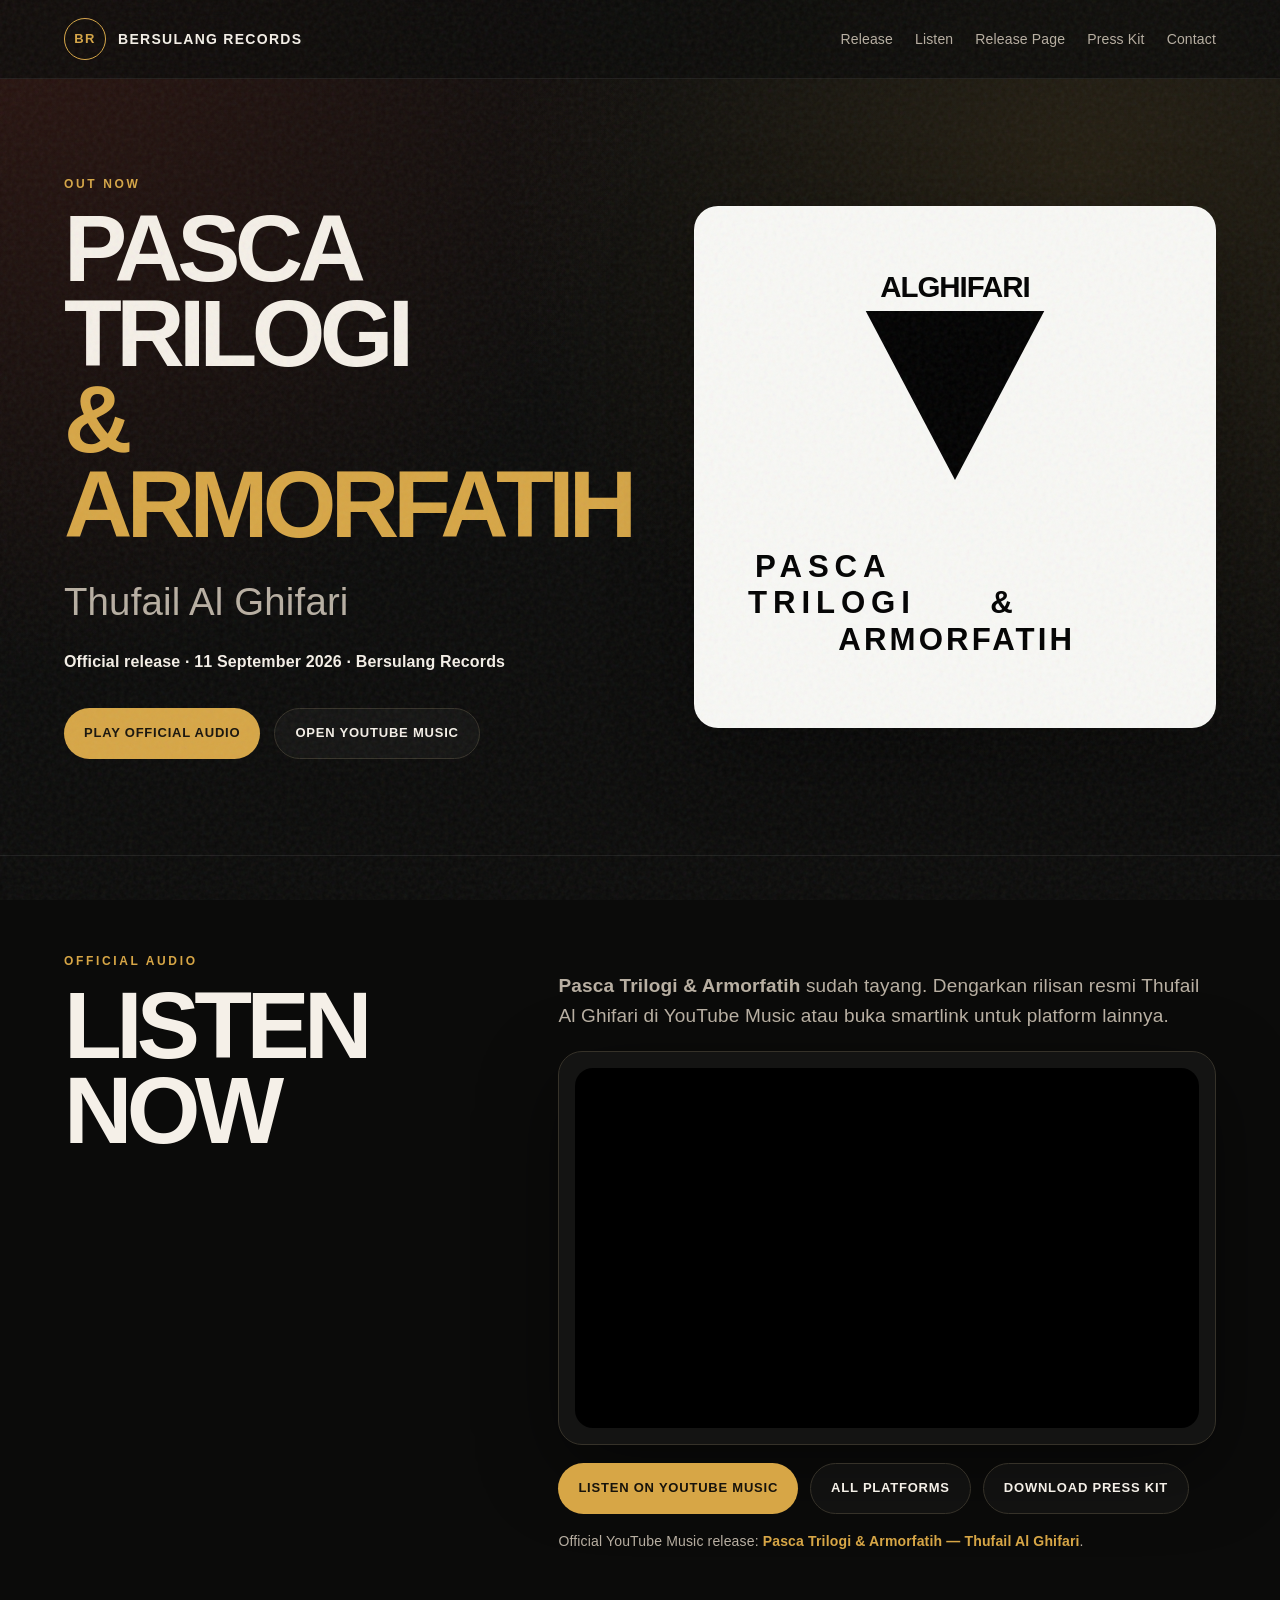
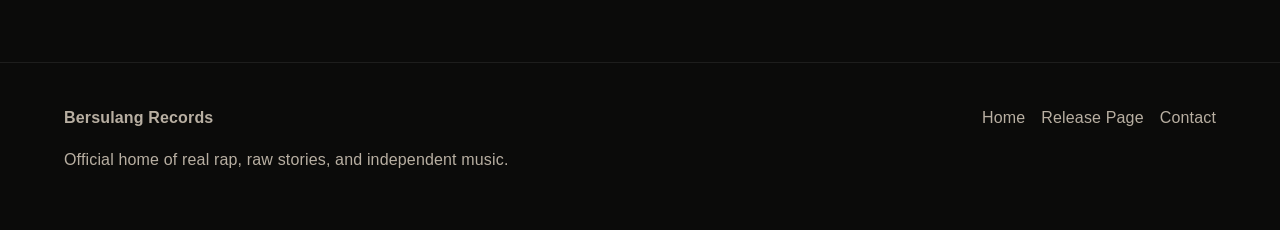
<file: prelisten/index.html>
<!doctype html>
<html lang="id">
<head>
  <meta charset="utf-8" />
  <meta name="viewport" content="width=device-width, initial-scale=1" />
  <title>Listen — Pasca Trilogi &amp; Armorfatih | Bersulang Records</title>
  <meta name="description" content="Thufail Al Ghifari — Pasca Trilogi & Armorfatih is out now. Listen to the official release on YouTube Music." />
  <link rel="canonical" href="https://www.bersulang.id/prelisten/" />
  <meta property="og:type" content="music.song" />
  <meta property="og:title" content="Pasca Trilogi &amp; Armorfatih — Out Now" />
  <meta property="og:description" content="Dengarkan rilisan resmi Thufail Al Ghifari — Pasca Trilogi & Armorfatih di YouTube Music." />
  <meta property="og:image" content="https://www.bersulang.id/assets/cover-pasca-trilogi-armorfatih.svg" />
  <meta property="og:url" content="https://www.bersulang.id/prelisten/" />
  <meta name="twitter:card" content="summary_large_image" />
  <meta name="twitter:image" content="https://www.bersulang.id/assets/cover-pasca-trilogi-armorfatih.svg" />
  <link rel="icon" href="../assets/favicon.svg" type="image/svg+xml" />
  <link rel="stylesheet" href="../styles.css" />
  <style>
    .prelisten-embed{border:1px solid var(--line);border-radius:var(--radius);background:rgba(255,255,255,.035);padding:16px;box-shadow:var(--shadow)}
    .prelisten-embed iframe{display:block;width:100%;aspect-ratio:16/9;min-height:360px;border:0;border-radius:18px;background:#000;margin:auto}
    .cover-art-card{padding:0;background:#f8f8f5;align-items:stretch;justify-content:center;border-color:rgba(255,255,255,.18)}
    .cover-art-card:before,.cover-art-card .moon{display:none}.cover-art-card img{display:block;width:100%;height:100%;object-fit:cover;border-radius:inherit}
    .prelisten-note{margin-top:16px;color:var(--muted);font-size:14px}.prelisten-note a{color:var(--accent);font-weight:800}
    .prelisten-actions{display:flex;gap:12px;flex-wrap:wrap;margin-top:18px}
    @media(max-width:900px){.prelisten-embed iframe{min-height:260px;width:100%}}
  </style>
</head>
<body>
  <div class="grain" aria-hidden="true"></div>
  <header class="site-header" id="top">
    <a class="brand" href="../" aria-label="Bersulang Records Home"><span class="brand-mark">BR</span><span class="brand-text">Bersulang Records</span></a>
    <nav class="main-nav" aria-label="Main navigation">
      <a href="../#release">Release</a>
      <a href="../#smartlink">Listen</a>
      <a href="../releases/pasca-trilogi-armorfatih/">Release Page</a>
      <a href="../#press">Press Kit</a>
      <a href="../#contact">Contact</a>
    </nav>
  </header>

  <main>
    <section class="hero section">
      <div class="hero-copy">
        <p class="eyebrow">Out now</p>
        <h1>Pasca Trilogi<br><span>&amp; Armorfatih</span></h1>
        <p class="subline">Thufail Al Ghifari</p>
        <p class="release-date">Official release · 11 September 2026 · Bersulang Records</p>
        <div class="cta-row">
          <a class="btn primary" href="#listen" data-event="release_play_click">Play Official Audio</a>
          <a class="btn ghost" href="https://music.youtube.com/watch?v=anSsBLKkF8w" target="_blank" rel="noopener" data-event="release_youtube_music_click">Open YouTube Music</a>
        </div>
      </div>
      <a class="cover-card cover-art-card" href="https://music.youtube.com/watch?v=anSsBLKkF8w" target="_blank" rel="noopener" aria-label="Listen to Pasca Trilogi & Armorfatih on YouTube Music">
        <img src="/assets/cover-pasca-trilogi-armorfatih.svg" alt="Pasca Trilogi & Armorfatih official cover artwork" />
      </a>
    </section>

    <section class="section split" id="listen">
      <div>
        <p class="eyebrow">Official audio</p>
        <h2>Listen now</h2>
      </div>
      <div class="content-block">
        <p><b>Pasca Trilogi &amp; Armorfatih</b> sudah tayang. Dengarkan rilisan resmi Thufail Al Ghifari di YouTube Music atau buka smartlink untuk platform lainnya.</p>
        <div class="prelisten-embed">
          <iframe title="Official audio — Pasca Trilogi & Armorfatih" src="https://www.youtube.com/embed/anSsBLKkF8w?rel=0" loading="lazy" allow="autoplay; clipboard-write; encrypted-media; fullscreen; picture-in-picture" allowfullscreen></iframe>
        </div>
        <div class="prelisten-actions">
          <a class="btn primary" href="https://music.youtube.com/watch?v=anSsBLKkF8w" target="_blank" rel="noopener" data-event="release_youtube_music_click">Listen on YouTube Music</a>
          <a class="btn ghost" href="https://distrokid.com/hyperfollow/thufailalghifari/pasca-trilogi--armorfatih" target="_blank" rel="noopener" data-event="release_hyperfollow_click">All Platforms</a>
          <a class="btn ghost" href="../#press" data-event="release_presskit_click">Download Press Kit</a>
        </div>
        <p class="prelisten-note">Official YouTube Music release: <a href="https://music.youtube.com/watch?v=anSsBLKkF8w" target="_blank" rel="noopener">Pasca Trilogi &amp; Armorfatih — Thufail Al Ghifari</a>.</p>
      </div>
    </section>
  </main>

  <footer class="site-footer">
    <div><strong>Bersulang Records</strong><p>Official home of real rap, raw stories, and independent music.</p></div>
    <div class="footer-links"><a href="../">Home</a><a href="../releases/pasca-trilogi-armorfatih/">Release Page</a><a href="../#contact">Contact</a></div>
  </footer>
</body>
</html>
</file>
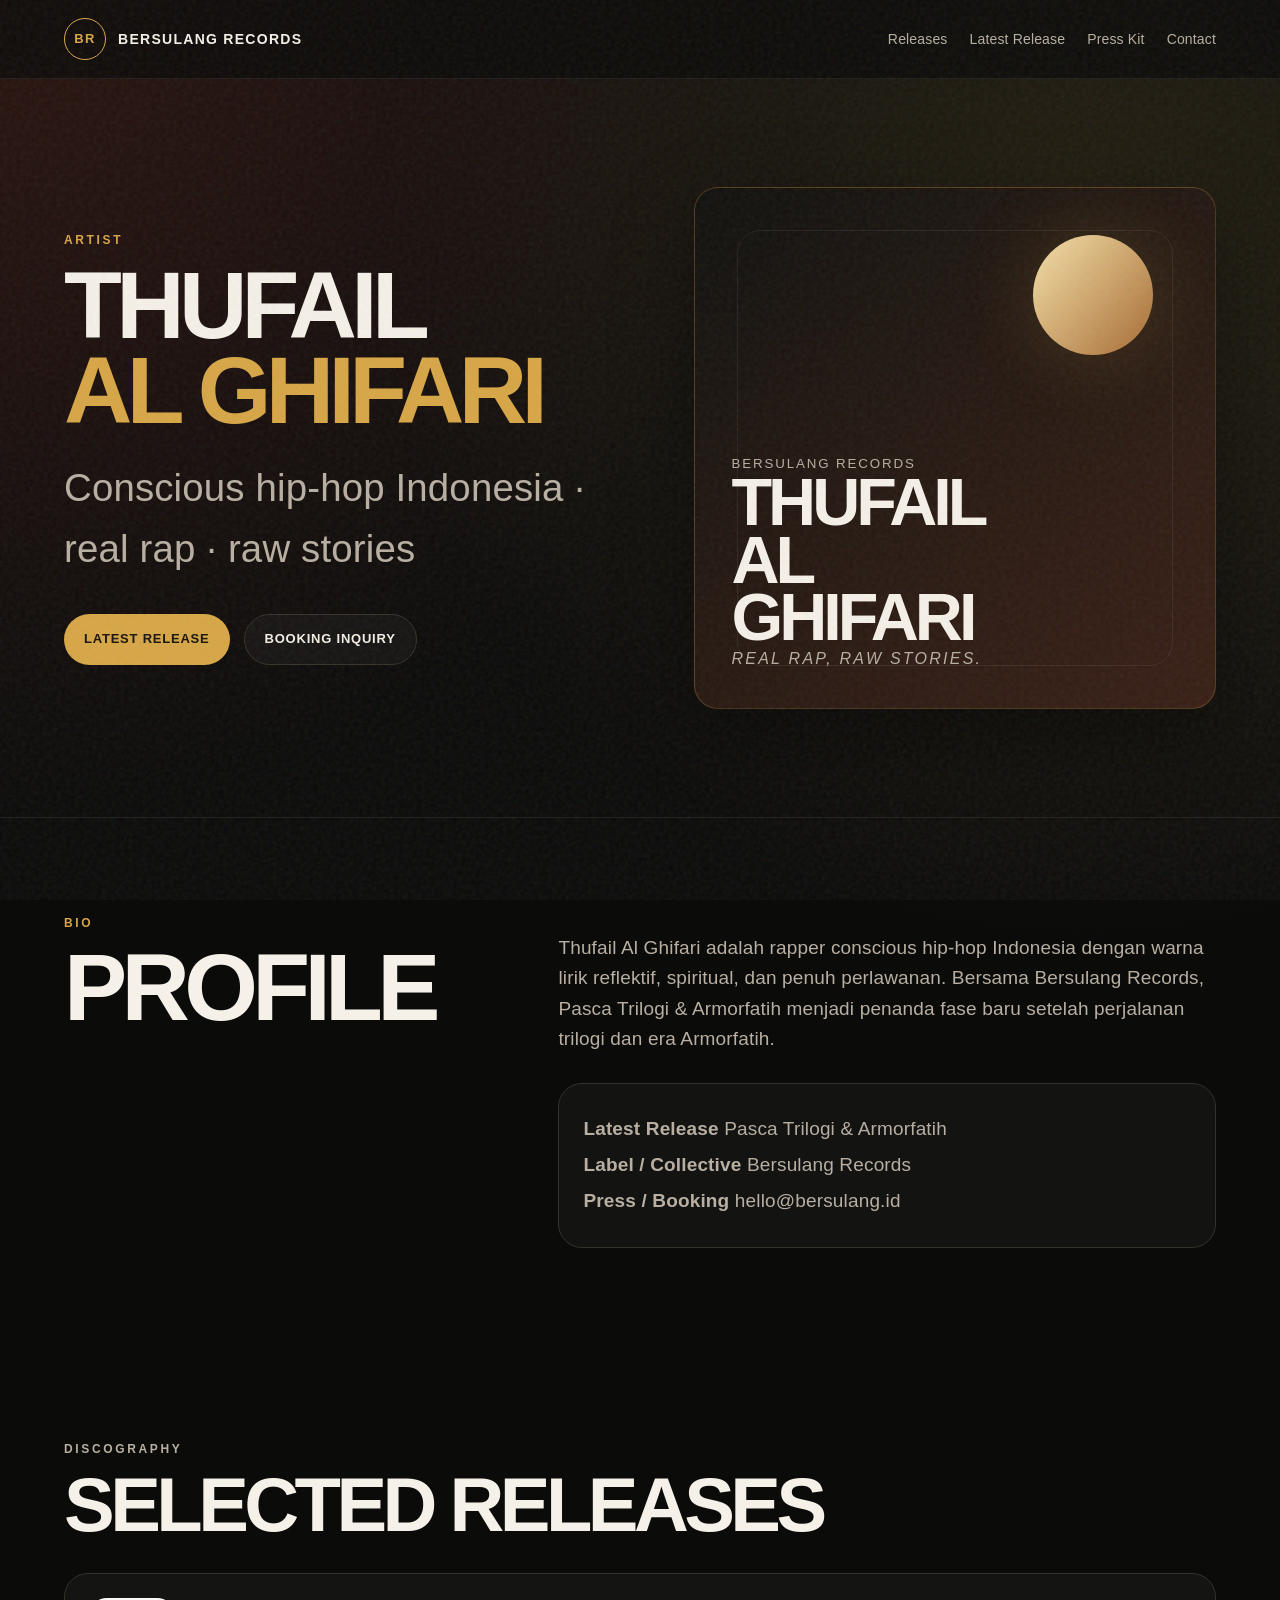
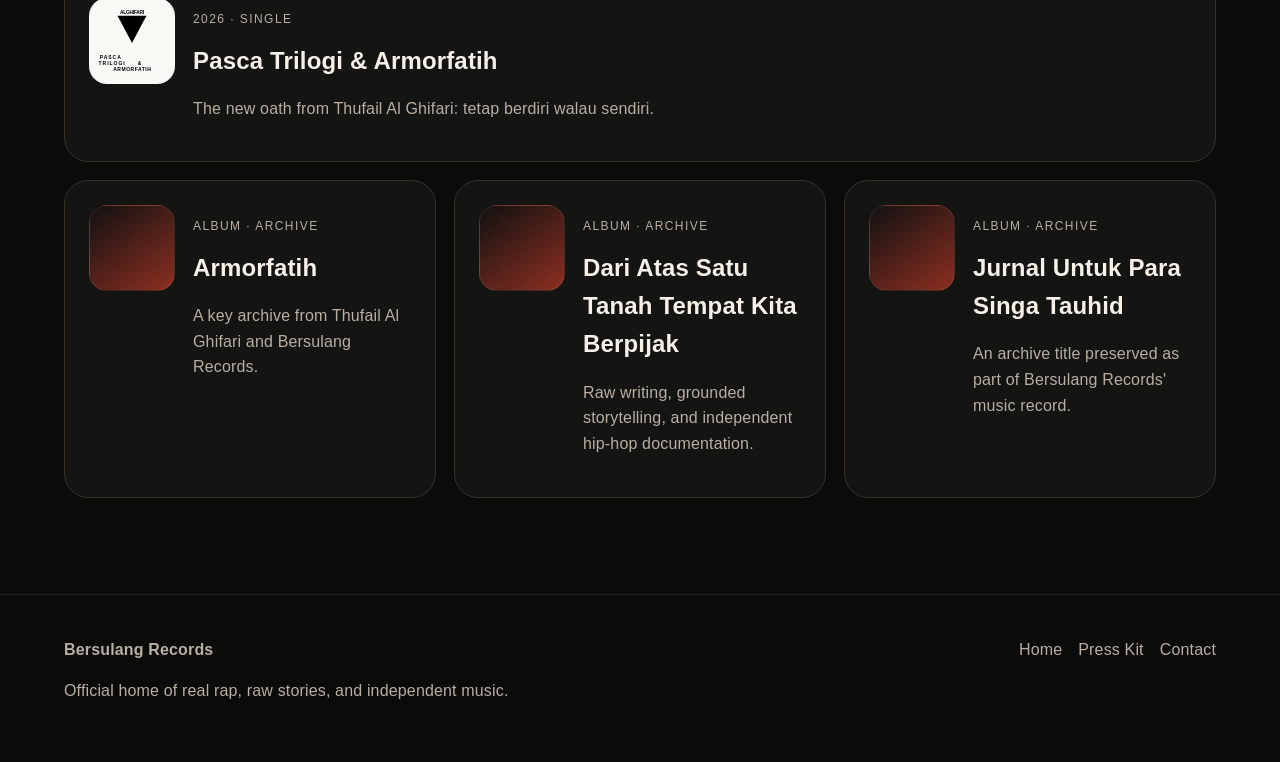
<file: artists/thufail-al-ghifari/index.html>
<!doctype html>
<html lang="id">
<head>
  <meta charset="utf-8" />
  <meta name="viewport" content="width=device-width, initial-scale=1" />
  <title>Thufail Al Ghifari — Artist | Bersulang Records</title>
  <meta name="description" content="Official artist page for Thufail Al Ghifari at Bersulang Records: conscious hip-hop Indonesia, discography, press, and booking." />
  <link rel="canonical" href="https://www.bersulang.id/artists/thufail-al-ghifari/" />
  <meta property="og:type" content="profile" />
  <meta property="og:title" content="Thufail Al Ghifari — Bersulang Records" />
  <meta property="og:description" content="Rapper conscious hip-hop Indonesia dengan lirik reflektif, spiritual, dan penuh perlawanan." />
  <meta property="og:image" content="https://www.bersulang.id/assets/og-tetap-berdiri.svg" />
  <meta property="og:url" content="https://www.bersulang.id/artists/thufail-al-ghifari/" />
  <meta name="twitter:card" content="summary_large_image" />
  <link rel="icon" href="../../assets/favicon.svg" type="image/svg+xml" />
  <link rel="stylesheet" href="../../styles.css" />
  <script type="application/ld+json">
  {
    "@context": "https://schema.org",
    "@type": "MusicGroup",
    "name": "Thufail Al Ghifari",
    "url": "https://www.bersulang.id/artists/thufail-al-ghifari/",
    "description": "Rapper conscious hip-hop Indonesia dengan warna lirik reflektif, spiritual, dan penuh perlawanan.",
    "memberOf": {"@type":"Organization","name":"Bersulang Records","url":"https://www.bersulang.id/"}
  }
  </script>
</head>
<body>
  <div class="grain" aria-hidden="true"></div>
  <header class="site-header" id="top">
    <a class="brand" href="../../" aria-label="Bersulang Records Home"><span class="brand-mark">BR</span><span class="brand-text">Bersulang Records</span></a>
    <nav class="main-nav" aria-label="Main navigation">
      <a href="../../#releases">Releases</a>
      <a href="../../releases/pasca-trilogi-armorfatih/">Latest Release</a>
      <a href="../../#press">Press Kit</a>
      <a href="../../#contact">Contact</a>
    </nav>
  </header>

  <main>
    <section class="hero section">
      <div class="hero-copy">
        <p class="eyebrow">Artist</p>
        <h1>Thufail<br><span>Al Ghifari</span></h1>
        <p class="subline">Conscious hip-hop Indonesia · real rap · raw stories</p>
        <div class="cta-row">
          <a class="btn primary" href="../../releases/pasca-trilogi-armorfatih/">Latest Release</a>
          <a class="btn ghost" href="../../#contact">Booking Inquiry</a>
        </div>
      </div>
      <div class="cover-card" aria-label="Artist visual for Thufail Al Ghifari">
        <div class="moon"></div>
        <div class="cover-title">
          <small>BERSULANG RECORDS</small>
          <strong>THUFAIL<br>AL<br>GHIFARI</strong>
          <em>Real rap, raw stories.</em>
        </div>
      </div>
    </section>

    <section class="section split">
      <div>
        <p class="eyebrow">Bio</p>
        <h2>Profile</h2>
      </div>
      <div class="content-block">
        <p>Thufail Al Ghifari adalah rapper conscious hip-hop Indonesia dengan warna lirik reflektif, spiritual, dan penuh perlawanan. Bersama Bersulang Records, Pasca Trilogi &amp; Armorfatih menjadi penanda fase baru setelah perjalanan trilogi dan era Armorfatih.</p>
        <div class="credits">
          <p><b>Latest Release</b> Pasca Trilogi &amp; Armorfatih</p>
          <p><b>Label / Collective</b> Bersulang Records</p>
          <p><b>Press / Booking</b> hello@bersulang.id</p>
        </div>
      </div>
    </section>

    <section class="section" id="discography">
      <div class="section-head">
        <p class="eyebrow">Discography</p>
        <h2>Selected Releases</h2>
      </div>
      <div class="cards">
        <article class="release-card featured"><div class="thumb mini-cover"></div><div><p class="tag">2026 · Single</p><h3>Pasca Trilogi &amp; Armorfatih</h3><p>The new oath from Thufail Al Ghifari: tetap berdiri walau sendiri.</p></div></article>
        <article class="release-card"><div class="thumb"></div><div><p class="tag">Album · Archive</p><h3>Armorfatih</h3><p>A key archive from Thufail Al Ghifari and Bersulang Records.</p></div></article>
        <article class="release-card"><div class="thumb"></div><div><p class="tag">Album · Archive</p><h3>Dari Atas Satu Tanah Tempat Kita Berpijak</h3><p>Raw writing, grounded storytelling, and independent hip-hop documentation.</p></div></article>
        <article class="release-card"><div class="thumb"></div><div><p class="tag">Album · Archive</p><h3>Jurnal Untuk Para Singa Tauhid</h3><p>An archive title preserved as part of Bersulang Records' music record.</p></div></article>
      </div>
    </section>
  </main>

  <footer class="site-footer">
    <div><strong>Bersulang Records</strong><p>Official home of real rap, raw stories, and independent music.</p></div>
    <div class="footer-links"><a href="../../">Home</a><a href="../../#press">Press Kit</a><a href="../../#contact">Contact</a></div>
  </footer>
</body>
</html>
</file>
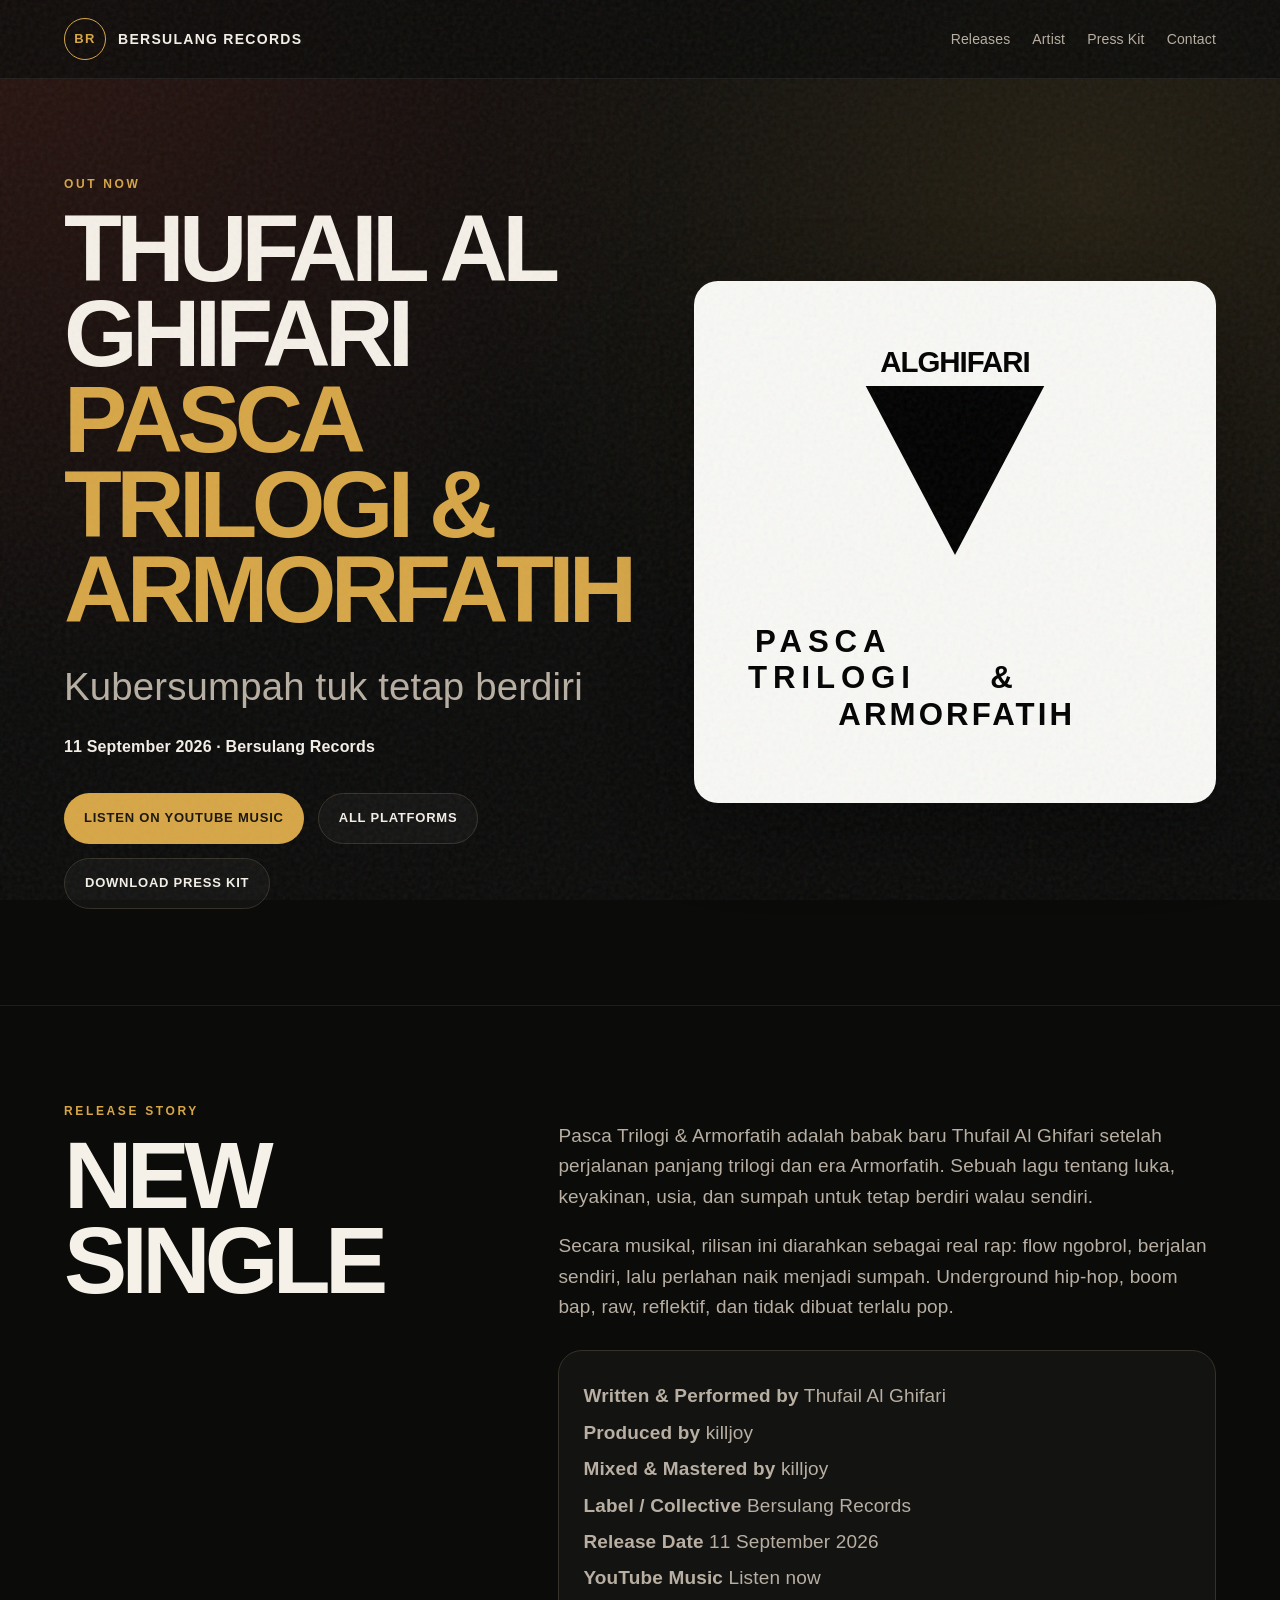
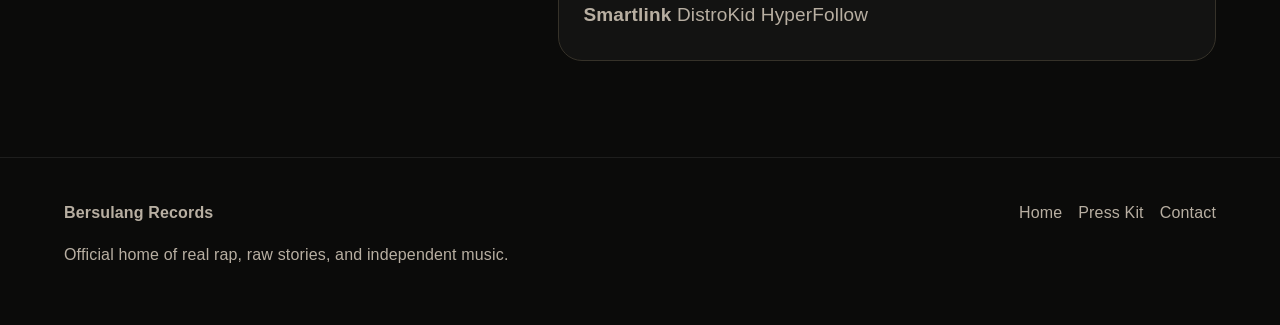
<file: releases/pasca-trilogi-armorfatih/index.html>
<!doctype html>
<html lang="id">
<head>
  <meta charset="utf-8" />
  <meta name="viewport" content="width=device-width, initial-scale=1" />
  <title>Pasca Trilogi &amp; Armorfatih — Thufail Al Ghifari | Bersulang Records</title>
  <meta name="description" content="Thufail Al Ghifari — Pasca Trilogi & Armorfatih. Out now via Bersulang Records. Listen now on YouTube Music and other platforms." />
  <link rel="canonical" href="https://www.bersulang.id/releases/pasca-trilogi-armorfatih/" />
  <meta property="og:type" content="music.song" />
  <meta property="og:title" content="Pasca Trilogi &amp; Armorfatih — Thufail Al Ghifari" />
  <meta property="og:description" content="Out now via Bersulang Records. Listen to Pasca Trilogi & Armorfatih on YouTube Music." />
  <meta property="og:image" content="https://www.bersulang.id/assets/cover-pasca-trilogi-armorfatih.svg" />
  <meta property="og:url" content="https://www.bersulang.id/releases/pasca-trilogi-armorfatih/" />
  <meta name="twitter:card" content="summary_large_image" />
  <meta name="twitter:image" content="https://www.bersulang.id/assets/cover-pasca-trilogi-armorfatih.svg" />
  <link rel="icon" href="../../assets/favicon.svg" type="image/svg+xml" />
  <link rel="stylesheet" href="../../styles.css" />
  <style>
    .cover-art-card{padding:0;background:#f8f8f5;align-items:stretch;justify-content:center;border-color:rgba(255,255,255,.18)}
    .cover-art-card:before,.cover-art-card .moon{display:none}.cover-art-card img{display:block;width:100%;height:100%;object-fit:cover;border-radius:inherit}.mini-cover{background:#f8f8f5 url('/assets/cover-pasca-trilogi-armorfatih.svg') center/cover no-repeat}.featured-platform{grid-column:span 3}@media(max-width:900px){.featured-platform{grid-column:auto}}
  </style>
  <script type="application/ld+json">
  {
    "@context": "https://schema.org",
    "@type": "MusicRecording",
    "name": "Pasca Trilogi & Armorfatih",
    "url": "https://www.bersulang.id/releases/pasca-trilogi-armorfatih/",
    "image": "https://www.bersulang.id/assets/cover-pasca-trilogi-armorfatih.svg",
    "sameAs": [
      "https://music.youtube.com/watch?v=anSsBLKkF8w",
      "https://distrokid.com/hyperfollow/thufailalghifari/pasca-trilogi--armorfatih"
    ],
    "byArtist": {"@type":"MusicGroup","name":"Thufail Al Ghifari","url":"https://www.bersulang.id/artists/thufail-al-ghifari/"},
    "recordLabel": {"@type":"Organization","name":"Bersulang Records","url":"https://www.bersulang.id/"},
    "datePublished": "2026-09-11",
    "producer": {"@type":"Person","name":"killjoy"},
    "description": "Thufail Al Ghifari — Pasca Trilogi & Armorfatih. Out now via Bersulang Records."
  }
  </script>
</head>
<body>
  <div class="grain" aria-hidden="true"></div>
  <header class="site-header" id="top">
    <a class="brand" href="../../" aria-label="Bersulang Records Home"><span class="brand-mark">BR</span><span class="brand-text">Bersulang Records</span></a>
    <nav class="main-nav" aria-label="Main navigation">
      <a href="../../#releases">Releases</a>
      <a href="../../artists/thufail-al-ghifari/">Artist</a>
      <a href="../../#press">Press Kit</a>
      <a href="../../#contact">Contact</a>
    </nav>
  </header>

  <main>
    <section class="hero section">
      <div class="hero-copy">
        <p class="eyebrow">Out now</p>
        <h1>Thufail Al Ghifari<br><span>Pasca Trilogi &amp; Armorfatih</span></h1>
        <p class="subline">Kubersumpah tuk tetap berdiri</p>
        <p class="release-date">11 September 2026 · Bersulang Records</p>
        <div class="cta-row">
          <a class="btn primary" href="https://music.youtube.com/watch?v=anSsBLKkF8w" target="_blank" rel="noopener">Listen on YouTube Music</a>
          <a class="btn ghost" href="https://distrokid.com/hyperfollow/thufailalghifari/pasca-trilogi--armorfatih" target="_blank" rel="noopener">All Platforms</a>
          <a class="btn ghost" href="../../#press">Download Press Kit</a>
        </div>
      </div>
      <a class="cover-card cover-art-card" href="https://music.youtube.com/watch?v=anSsBLKkF8w" target="_blank" rel="noopener" aria-label="Listen to Pasca Trilogi & Armorfatih on YouTube Music">
        <img src="/assets/cover-pasca-trilogi-armorfatih.svg" alt="Pasca Trilogi & Armorfatih official cover artwork" />
      </a>
    </section>

    <section class="section split">
      <div>
        <p class="eyebrow">Release story</p>
        <h2>New single</h2>
      </div>
      <div class="content-block">
        <p>Pasca Trilogi &amp; Armorfatih adalah babak baru Thufail Al Ghifari setelah perjalanan panjang trilogi dan era Armorfatih. Sebuah lagu tentang luka, keyakinan, usia, dan sumpah untuk tetap berdiri walau sendiri.</p>
        <p>Secara musikal, rilisan ini diarahkan sebagai real rap: flow ngobrol, berjalan sendiri, lalu perlahan naik menjadi sumpah. Underground hip-hop, boom bap, raw, reflektif, dan tidak dibuat terlalu pop.</p>
        <div class="credits">
          <p><b>Written &amp; Performed by</b> Thufail Al Ghifari</p>
          <p><b>Produced by</b> killjoy</p>
          <p><b>Mixed &amp; Mastered by</b> killjoy</p>
          <p><b>Label / Collective</b> Bersulang Records</p>
          <p><b>Release Date</b> 11 September 2026</p>
          <p><b>YouTube Music</b> <a href="https://music.youtube.com/watch?v=anSsBLKkF8w" target="_blank" rel="noopener">Listen now</a></p>
          <p><b>Smartlink</b> <a href="https://distrokid.com/hyperfollow/thufailalghifari/pasca-trilogi--armorfatih" target="_blank" rel="noopener">DistroKid HyperFollow</a></p>
        </div>
      </div>
    </section>
  </main>

  <footer class="site-footer">
    <div><strong>Bersulang Records</strong><p>Official home of real rap, raw stories, and independent music.</p></div>
    <div class="footer-links"><a href="../../">Home</a><a href="../../#press">Press Kit</a><a href="../../#contact">Contact</a></div>
  </footer>
</body>
</html>
</file>
<file: styles.css>
@font-face{font-family:"Akzidenz Grotesk Next";src:local("AkzidGrtskNext-Regular"),local("Akzidenz-Grotesk Next Regular"),local("Akzidenz-Grotesk Next"),local("Akzidenz Grotesk Next");font-weight:400;font-style:normal;font-display:swap}@font-face{font-family:"Akzidenz Grotesk Next";src:local("AkzidGrtskNext-Bold"),local("Akzidenz-Grotesk Next Bold");font-weight:700;font-style:normal;font-display:swap}@font-face{font-family:"Akzidenz Grotesk Next";src:local("AkzidGrtskNext-Black"),local("Akzidenz-Grotesk Next Black");font-weight:900;font-style:normal;font-display:swap}:root{--bg:#0b0b0a;--panel:#141311;--text:#f5f0e8;--muted:#b8afa2;--line:#363229;--accent:#d7a646;--red:#8d2f21;--radius:24px;--shadow:0 24px 80px rgba(0,0,0,.45)}*{box-sizing:border-box}html{scroll-behavior:smooth}body{margin:0;background:radial-gradient(circle at top left,rgba(141,47,33,.24),transparent 30%),radial-gradient(circle at 85% 10%,rgba(215,166,70,.12),transparent 30%),var(--bg);color:var(--text);font:16px/1.6 "Akzidenz Grotesk Next",Arial,Helvetica,sans-serif;letter-spacing:.01em}a{color:inherit;text-decoration:none}button,input,select,textarea{font:inherit}.grain{pointer-events:none;position:fixed;inset:0;opacity:.07;z-index:999;background-image:url("data:image/svg+xml,%3Csvg viewBox='0 0 250 250' xmlns='http://www.w3.org/2000/svg'%3E%3Cfilter id='noiseFilter'%3E%3CfeTurbulence type='fractalNoise' baseFrequency='.8' numOctaves='3' stitchTiles='stitch'/%3E%3C/filter%3E%3Crect width='100%25' height='100%25' filter='url(%23noiseFilter)'/%3E%3C/svg%3E")}.site-header{position:sticky;top:0;z-index:10;display:flex;align-items:center;justify-content:space-between;gap:20px;padding:18px 5vw;background:rgba(11,11,10,.78);backdrop-filter:blur(18px);border-bottom:1px solid rgba(255,255,255,.08)}.brand{display:flex;align-items:center;gap:12px;font-weight:900;text-transform:uppercase;letter-spacing:.08em}.brand-mark{display:grid;place-items:center;width:42px;height:42px;border:1px solid var(--accent);border-radius:50%;color:var(--accent);font-size:13px}.brand-text{font-size:14px}.main-nav{display:flex;align-items:center;gap:22px;color:var(--muted);font-size:14px}.main-nav a:hover{color:var(--accent)}.menu-toggle{display:none;background:none;color:var(--text);border:1px solid var(--line);border-radius:999px;padding:10px 14px}.section{padding:96px 5vw}.hero{min-height:82vh;display:grid;grid-template-columns:1.05fr .95fr;align-items:center;gap:54px}.eyebrow{margin:0 0 12px;color:var(--accent);font-size:12px;text-transform:uppercase;letter-spacing:.22em;font-weight:900}.hero h1,.section h2{font-size:clamp(42px,7.4vw,104px);line-height:.9;margin:0;text-transform:uppercase;letter-spacing:-.06em;font-weight:900}.hero h1 span{color:var(--accent)}.subline{font-size:clamp(22px,3vw,40px);margin:24px 0 8px;color:var(--muted)}.release-date{color:var(--text);font-weight:700}.cta-row{display:flex;gap:14px;flex-wrap:wrap;margin-top:34px}.btn{display:inline-flex;align-items:center;justify-content:center;border-radius:999px;padding:14px 20px;font-weight:900;text-transform:uppercase;letter-spacing:.06em;font-size:13px}.btn.primary{background:var(--accent);color:#17130b}.btn.ghost{border:1px solid var(--line);color:var(--text);background:rgba(255,255,255,.03)}.cover-card{position:relative;aspect-ratio:1/1;display:flex;align-items:flex-end;padding:36px;border:1px solid rgba(215,166,70,.25);border-radius:var(--radius);background:linear-gradient(145deg,rgba(16,16,14,.9),rgba(67,35,24,.8));box-shadow:var(--shadow);overflow:hidden}.cover-card:before{content:"";position:absolute;inset:8%;border:1px solid rgba(255,255,255,.07);border-radius:inherit}.moon{position:absolute;top:9%;right:12%;width:120px;height:120px;border-radius:50%;background:linear-gradient(130deg,#f6e1a9,#a66a32);box-shadow:0 0 80px rgba(215,166,70,.2)}.cover-title{position:relative;z-index:2}.cover-title small,.cover-title em{display:block;color:var(--muted);letter-spacing:.14em;text-transform:uppercase}.cover-title strong{display:block;font-size:clamp(34px,5.2vw,70px);line-height:.86;letter-spacing:-.06em}.cover-art-card{padding:0;background:#f8f8f5;align-items:stretch;justify-content:center;border-color:rgba(255,255,255,.18)}.cover-art-card:before,.cover-art-card .moon{display:none}.cover-art-card img{display:block;width:100%;height:100%;object-fit:cover;border-radius:inherit}.marquee{overflow:hidden;border-block:1px solid rgba(255,255,255,.08);background:#0e0d0c;color:var(--accent);text-transform:uppercase;font-size:14px;letter-spacing:.18em;white-space:nowrap}.marquee div{animation:marquee 22s linear infinite;padding:16px 0}@keyframes marquee{from{transform:translateX(0)}to{transform:translateX(-50%)}}.split{display:grid;grid-template-columns:.8fr 1.2fr;gap:56px;border-top:1px solid rgba(255,255,255,.08)}.content-block{max-width:850px;color:var(--muted);font-size:19px}.credits{margin-top:28px;padding:24px;border:1px solid var(--line);border-radius:var(--radius);background:rgba(255,255,255,.03)}.credits p{margin:6px 0}.quote-section{padding-block:120px;text-align:center;background:linear-gradient(90deg,rgba(141,47,33,.16),rgba(215,166,70,.08))}.quote-section blockquote{font-size:clamp(34px,6vw,82px);line-height:1;margin:0;text-transform:uppercase;font-weight:900;letter-spacing:-.05em}.section-head{max-width:800px;margin-bottom:34px}.section-head h2{font-size:clamp(38px,6vw,76px)}.section-head p{color:var(--muted)}.link-grid,.cards,.press-grid{display:grid;grid-template-columns:repeat(3,1fr);gap:18px}.platform,.release-card,.press-box,.journal-list a{border:1px solid var(--line);border-radius:var(--radius);background:rgba(255,255,255,.035);padding:24px;transition:.2s}.platform:hover,.release-card:hover,.press-box:hover,.journal-list a:hover{transform:translateY(-2px);border-color:rgba(215,166,70,.45)}.platform span{display:block;font-size:24px;font-weight:900}.platform small,.tag{color:var(--muted);text-transform:uppercase;letter-spacing:.12em;font-size:12px}.featured-platform{grid-column:span 3}.release-card{display:flex;gap:18px}.release-card.featured{grid-column:span 3}.thumb{flex:0 0 86px;width:86px;height:86px;border-radius:18px;background:linear-gradient(145deg,#111,var(--red));border:1px solid rgba(255,255,255,.08)}.mini-cover{background:#f8f8f5 url('/assets/cover-pasca-trilogi-armorfatih.svg') center/cover no-repeat}.release-card h3,.press-box h3{margin:0 0 8px;font-size:24px}.release-card p,.press-box p{color:var(--muted)}.button-list{display:flex;gap:12px;flex-wrap:wrap}.button-list a,.press-box a{border:1px solid var(--line);padding:10px 14px;border-radius:999px;color:var(--accent);font-weight:900}.journal-list{display:grid;gap:14px}.journal-list a span{display:block;font-size:24px;font-weight:900}.journal-list a small{color:var(--muted)}.contact-section{background:rgba(255,255,255,.025);border-top:1px solid rgba(255,255,255,.08)}.contact-form{display:grid;grid-template-columns:1fr 1fr;gap:16px;max-width:900px}.contact-form label{display:grid;gap:8px;color:var(--muted);font-size:14px;text-transform:uppercase;letter-spacing:.12em}.contact-form input,.contact-form select,.contact-form textarea{width:100%;border:1px solid var(--line);background:#100f0e;color:var(--text);padding:14px;border-radius:14px}.contact-form label:nth-child(4),.contact-form button{grid-column:1/-1}.site-footer{display:flex;justify-content:space-between;gap:24px;padding:42px 5vw;border-top:1px solid rgba(255,255,255,.08);color:var(--muted)}.footer-links{display:flex;gap:16px;flex-wrap:wrap}@media (max-width:900px){.menu-toggle{display:block}.main-nav{display:none;position:absolute;right:5vw;top:74px;flex-direction:column;align-items:flex-start;background:#11100e;border:1px solid var(--line);border-radius:18px;padding:18px;box-shadow:var(--shadow)}.main-nav.open{display:flex}.hero,.split,.contact-form{grid-template-columns:1fr}.section{padding:72px 24px}.site-header{padding:14px 24px}.link-grid,.cards,.press-grid{grid-template-columns:1fr}.release-card.featured,.featured-platform{grid-column:auto}.site-footer{flex-direction:column}.brand-text{display:none}}
</file>
